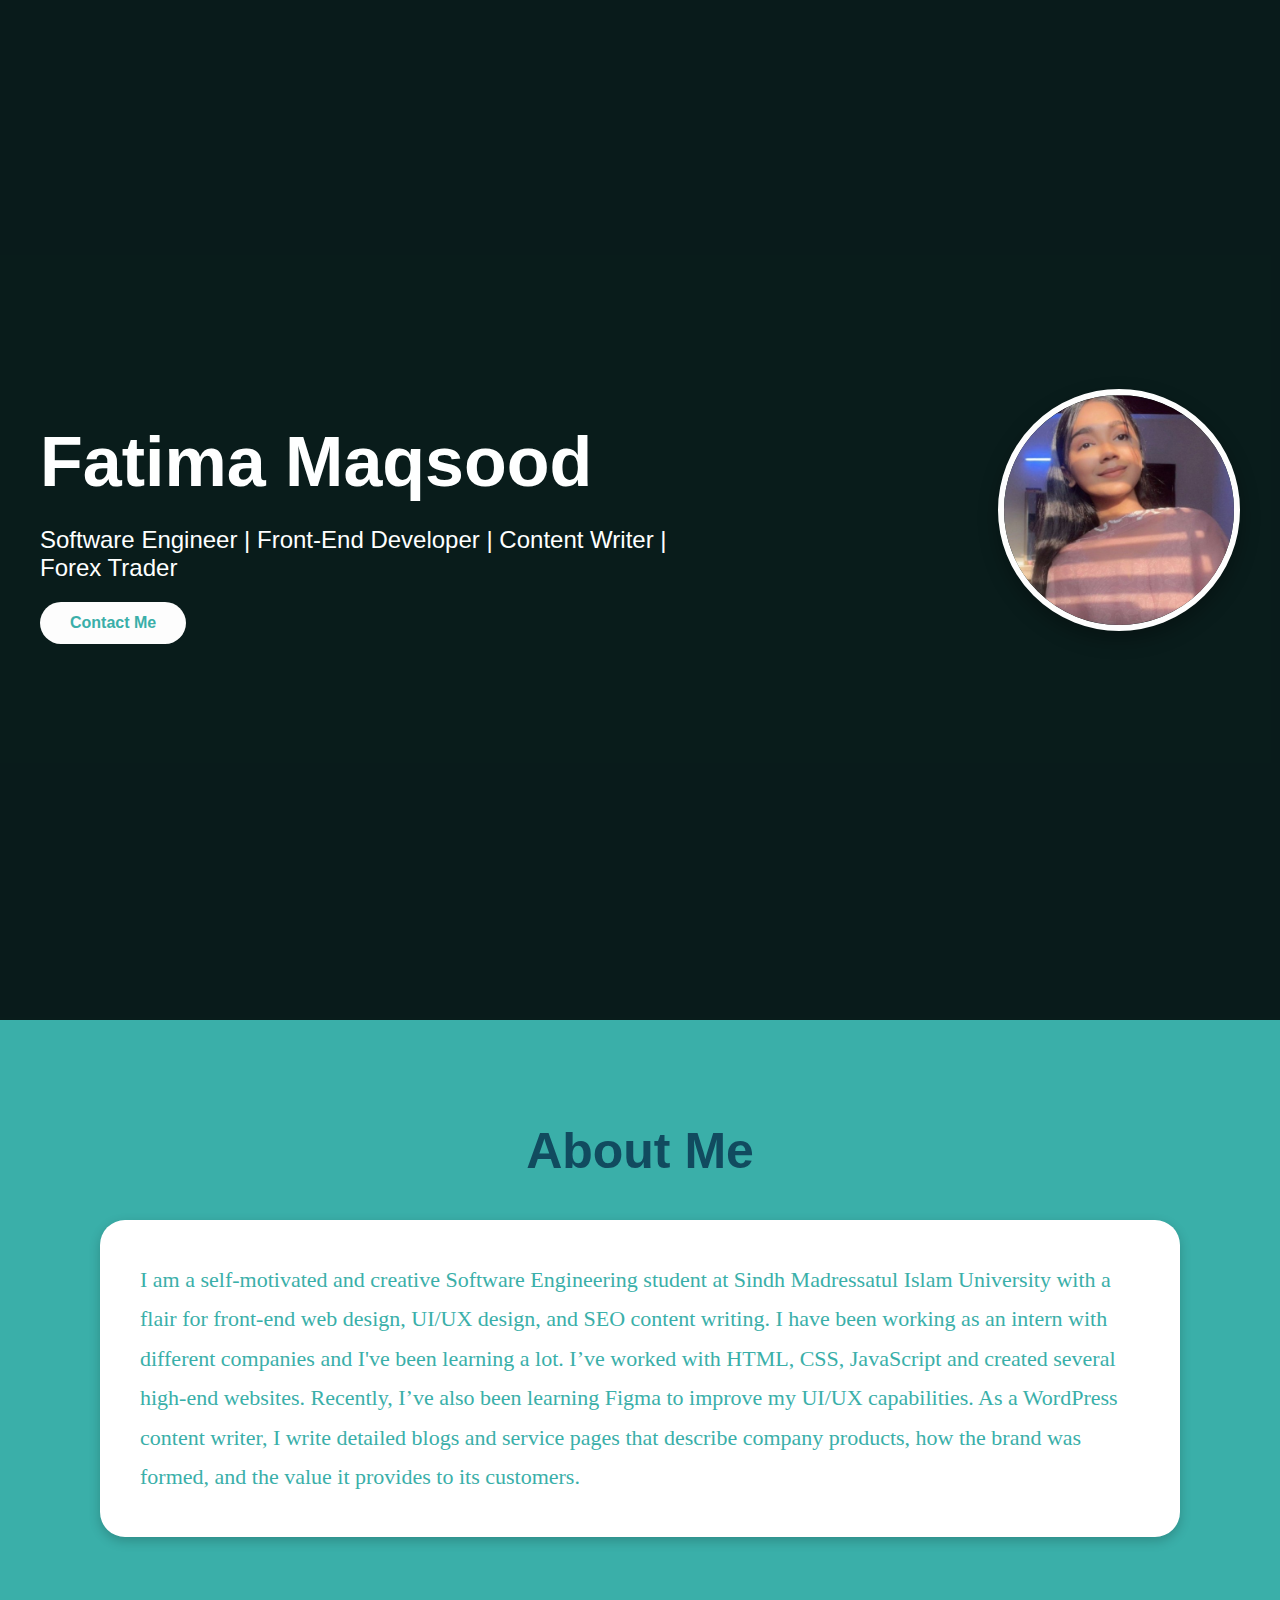
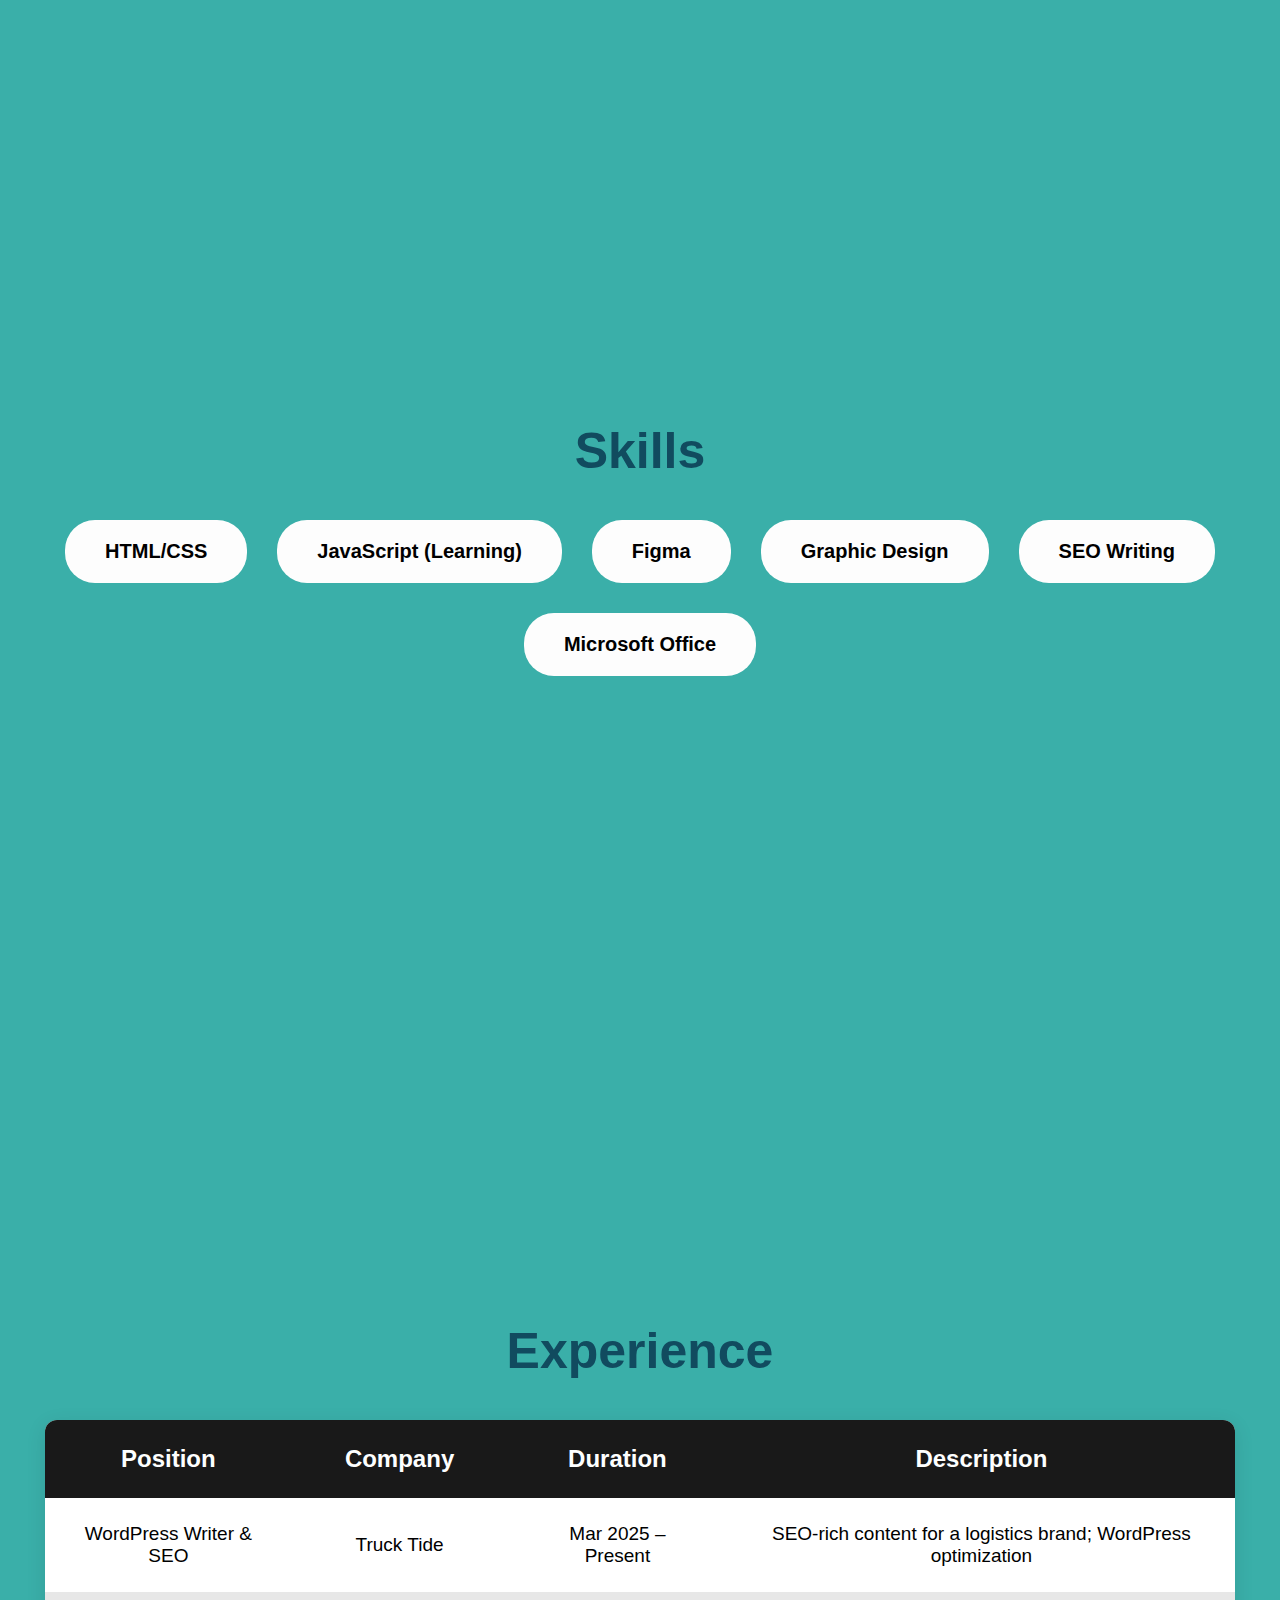
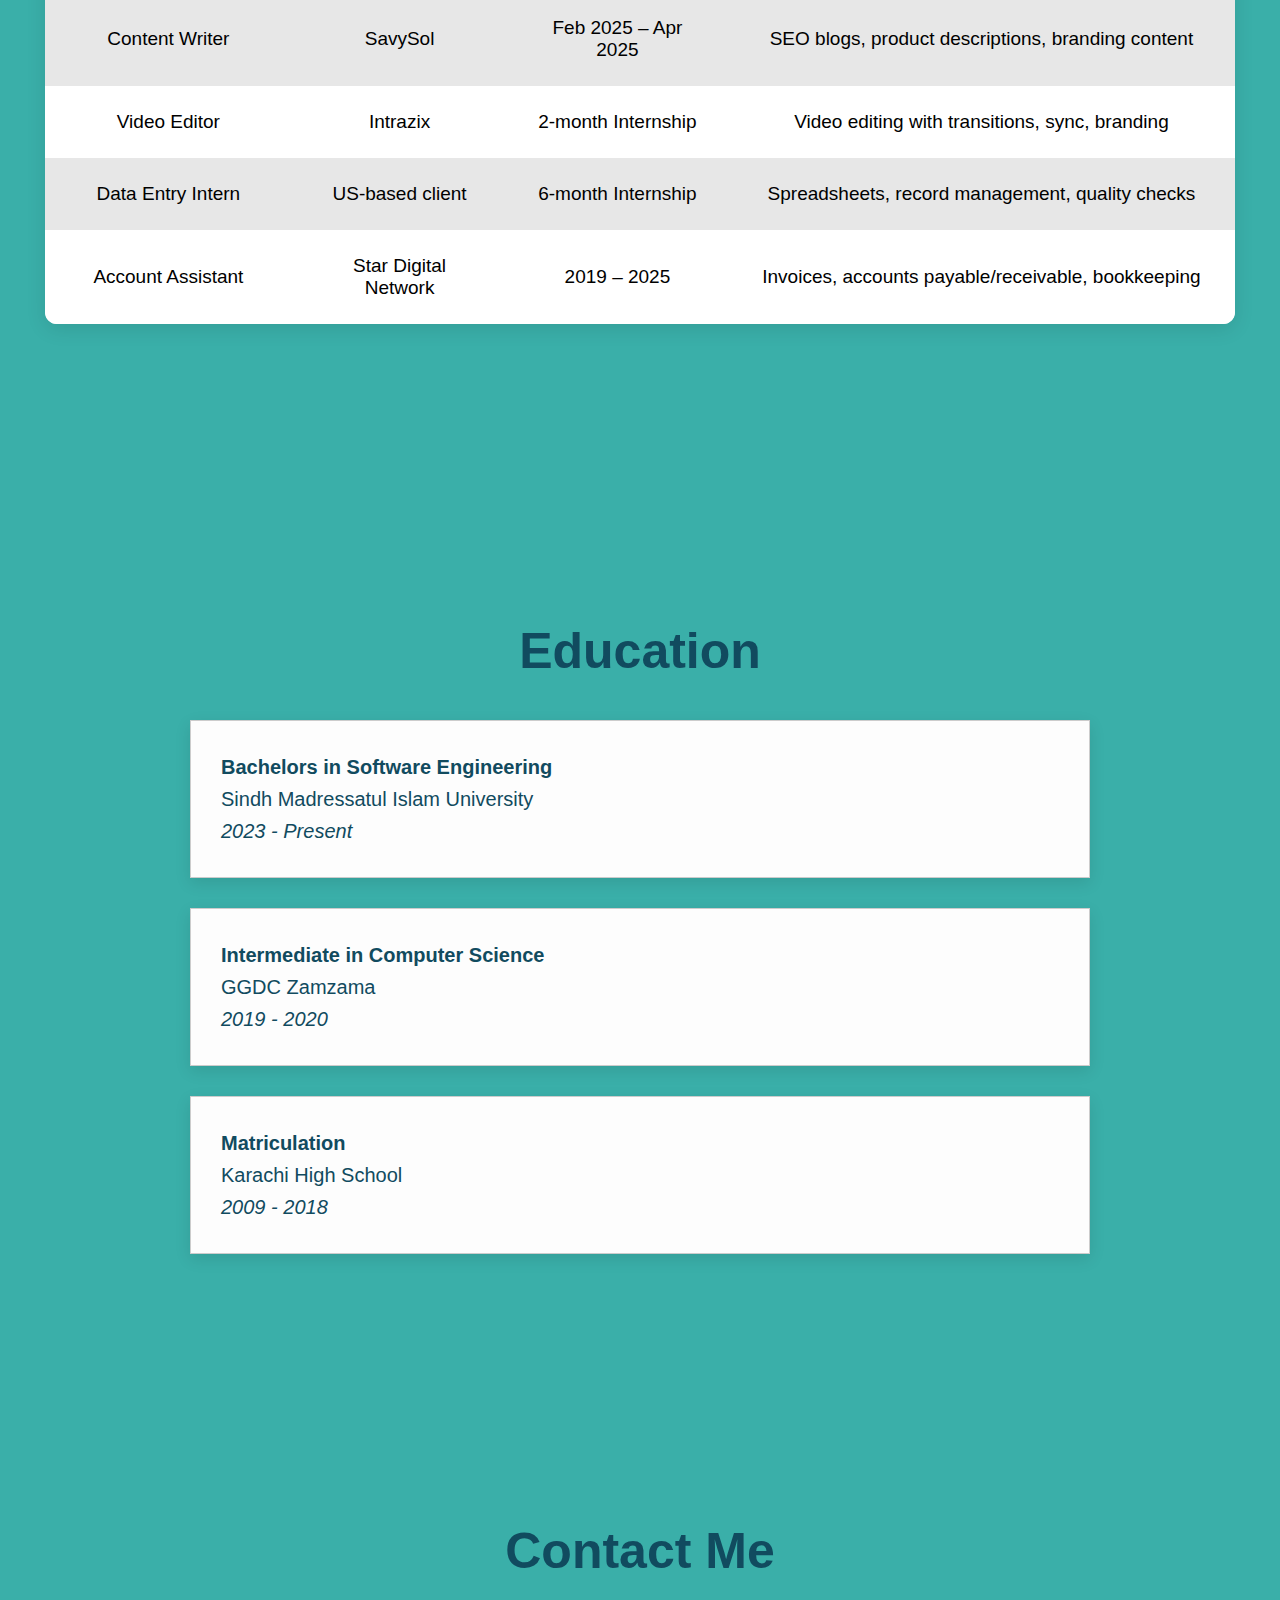
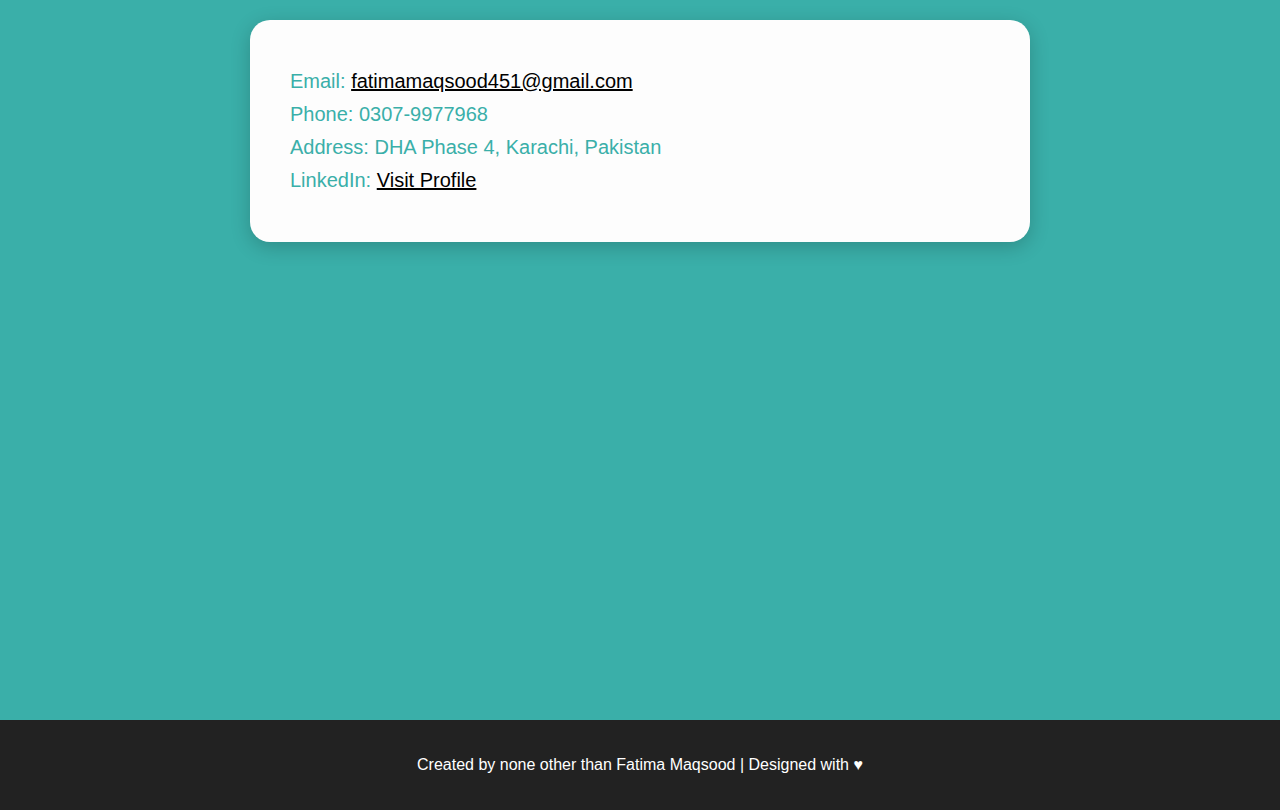
<file: index.html>
<!DOCTYPE html>
<html lang="en">
<head>
  <meta charset="UTF-8" />
  <meta name="viewport" content="width=device-width, initial-scale=1.0"/>
  <title> Fatima Maqsood | Portfolio </title>
 <link rel="stylesheet" href="style.css">
</head>
<body>

  <header>
   

    <div class="frontlook">
      <div class="front-content">
        <h1>Fatima Maqsood</h1>
        <p class="profession">Software Engineer | Front-End Developer | Content Writer | Forex Trader</p>
        <a href="#contact" class="btn">Contact Me</a>
      </div>
      <img src="my pic.jpg" alt="Fatima Maqsood" />
    </div>

   </header> 
  <section id="about">
    <h2>About Me</h2>
    <div class="about-bubble">
      I am a self-motivated and creative Software Engineering student at Sindh Madressatul Islam University with a flair for front-end web design, UI/UX design, and SEO content writing. I have been working as an intern with different companies and I've been learning a lot. I’ve worked with HTML, CSS, JavaScript and created several high-end websites. Recently, I’ve also been learning Figma to improve my UI/UX capabilities. As a WordPress content writer, I write detailed blogs and service pages that describe company products, how the brand was formed, and the value it provides to its customers.
    </div>
  </section>

  <section id="skills">
    <h2>Skills</h2>
    <div class="skill-list">
      <button class="skill-btn">HTML/CSS</button>
      <button class="skill-btn">JavaScript (Learning)</button>
      <button class="skill-btn">Figma</button>
      <button class="skill-btn">Graphic Design</button>
      <button class="skill-btn">SEO Writing</button>
      <button class="skill-btn">Microsoft Office</button>
    </div>
  </section>

  <section id="experience">
    <h2>Experience</h2>
    <table>
      <thead>
        <tr>
          <th>Position</th>
          <th>Company</th>
          <th>Duration</th>
          <th>Description</th>
        </tr>
      </thead>
      <tbody>
        <tr>
          <td>WordPress Writer & SEO</td>
          <td>Truck Tide</td>
          <td>Mar 2025 – Present</td>
          <td>SEO-rich content for a logistics brand; WordPress optimization</td>
        </tr>
        <tr>
          <td>Content Writer</td>
          <td>SavySol</td>
          <td>Feb 2025 – Apr 2025</td>
          <td>SEO blogs, product descriptions, branding content</td>
        </tr>
        <tr>
          <td>Video Editor</td>
          <td>Intrazix</td>
          <td>2-month Internship</td>
          <td>Video editing with transitions, sync, branding</td>
        </tr>
        <tr>
          <td>Data Entry Intern</td>
          <td>US-based client</td>
          <td>6-month Internship</td>
          <td>Spreadsheets, record management, quality checks</td>
        </tr>
        <tr>
          <td>Account Assistant</td>
          <td>Star Digital Network</td>
          <td>2019 – 2025</td>
          <td>Invoices, accounts payable/receivable, bookkeeping</td>
        </tr>
      </tbody>
    </table>
  </section>

  <section id="education">
    <h2>Education</h2>
    <div class="education-boxes">
      <div class="edu-box">
        <strong>Bachelors in Software Engineering</strong><br />
        Sindh Madressatul Islam University<br />
        <em>2023 - Present</em>
      </div>
      <div class="edu-box">
        <strong>Intermediate in Computer Science</strong><br />
        GGDC Zamzama<br />
        <em>2019 - 2020</em>
      </div>
      <div class="edu-box">
        <strong>Matriculation</strong><br />
        Karachi High School<br />
        <em>2009 - 2018</em>
      </div>
    </div> 
  </section>

  <section id="contact">
    <h2>Contact Me</h2>
    <div class="contact-box">
      <p>Email: <a href="mailto:fatimamaqsood451@gmail.com">fatimamaqsood451@gmail.com</a></p>
      <p>Phone: 0307-9977968</p>
      <p>Address: DHA Phase 4, Karachi, Pakistan</p>
      <p>LinkedIn: <a href="https://www.linkedin.com/in/fatima-maqsood-61b93a341" target="_blank">Visit Profile</a></p>
    </div>
  </section> <footer>
    <p> Created by none other than Fatima Maqsood | Designed with ♥</p>
  </footer>

</body>
</html>
</file>
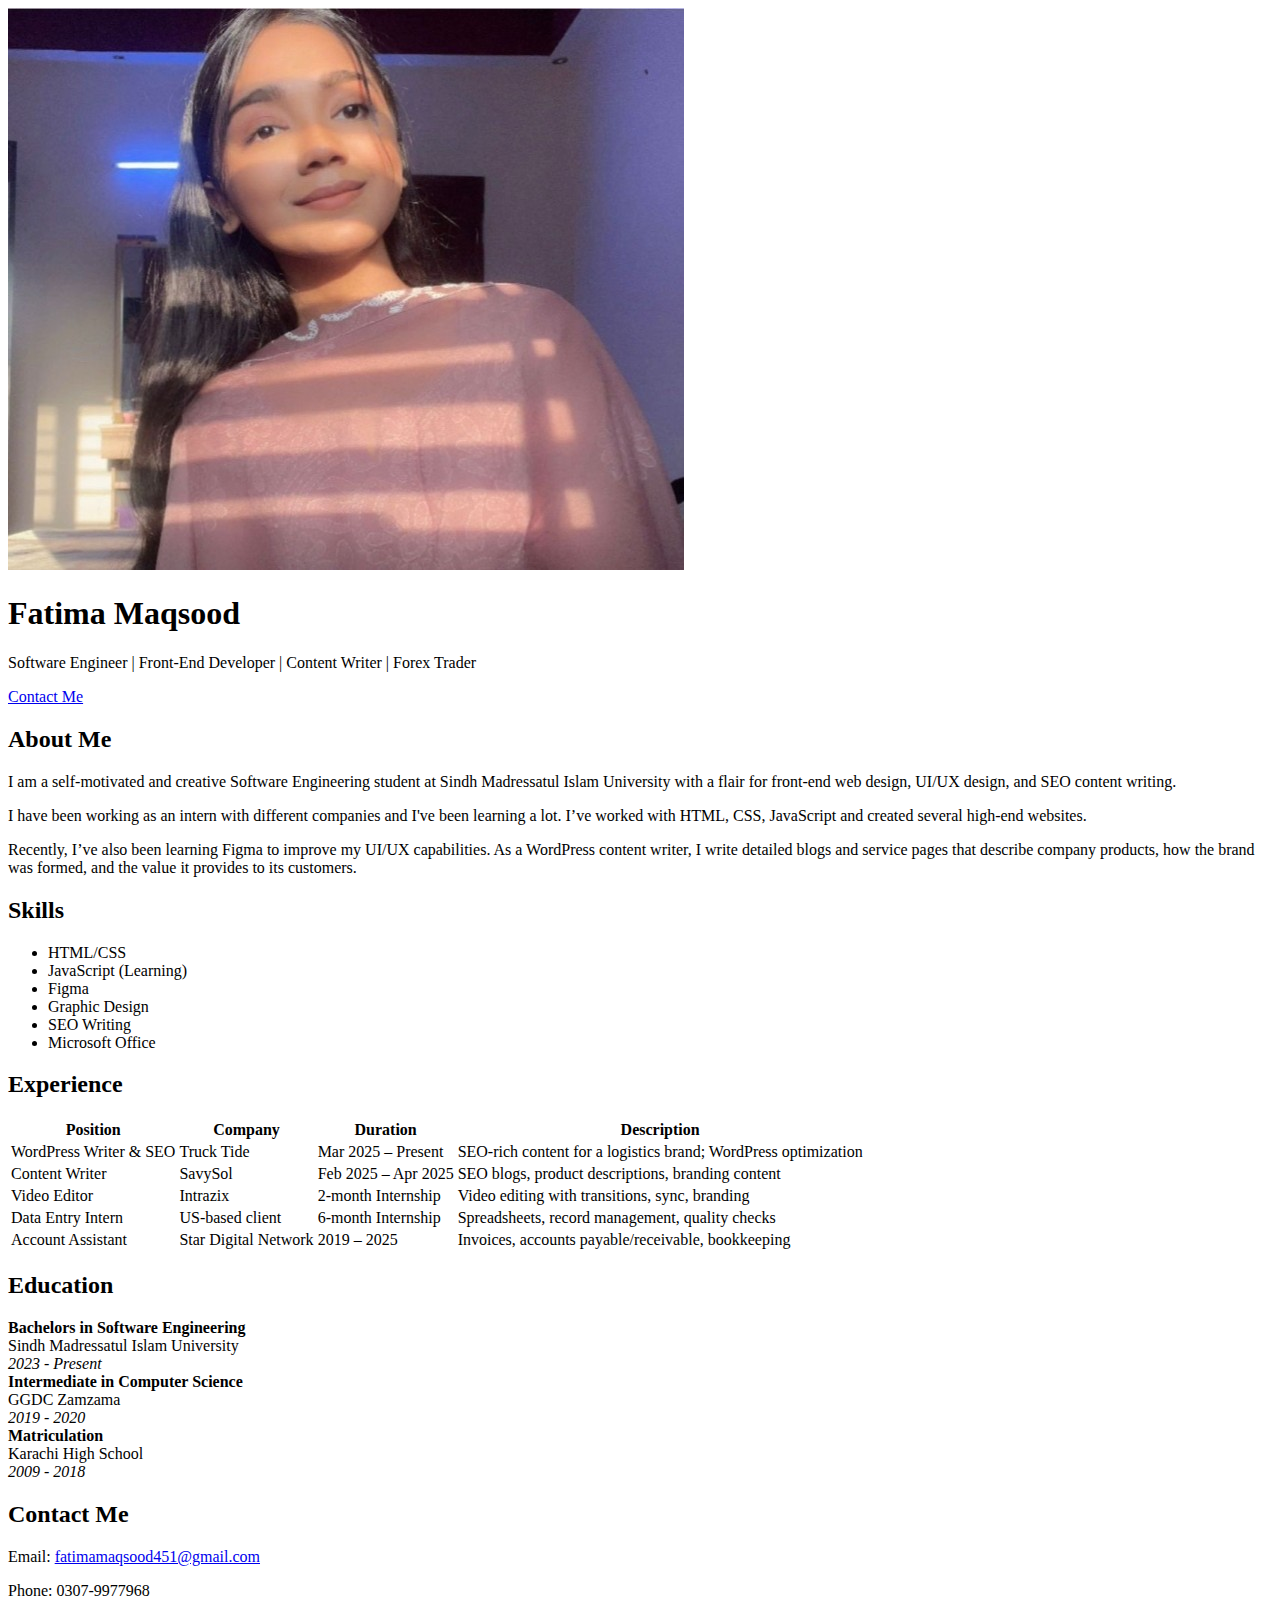
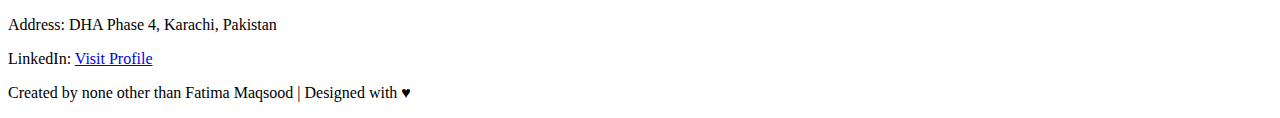
<file: indexonlyhtml.html>
<!DOCTYPE html>
<html lang="en">
<head>
  <meta charset="UTF-8" />
  <meta name="viewport" content="width=device-width, initial-scale=1.0" />
  <title>Fatima Maqsood Portfolio</title>
</head>
<body>
 
  <header>
    <div class="frontlook">
      <div class="front-content">
        <img src="my pic.jpg" alt="Fatima Maqsood" />
        <h1>Fatima Maqsood</h1>
        <p class="profession">Software Engineer | Front-End Developer | Content Writer | Forex Trader</p>
        <a href="#contact" class="btn">Contact Me</a>
      </div>
      
    </div>
  </header>
 
  <section id="about">
    <h2>About Me</h2>
    <div class="about-bubble">
      <p>I am a self-motivated and creative Software Engineering student at Sindh Madressatul Islam University with a flair for front-end web design, UI/UX design, and SEO content writing.</p>
      <p>I have been working as an intern with different companies and I've been learning a lot. I’ve worked with HTML, CSS, JavaScript and created several high-end websites.</p>
      <p>Recently, I’ve also been learning Figma to improve my UI/UX capabilities. As a WordPress content writer, I write detailed blogs and service pages that describe company products, how the brand was formed, and the value it provides to its customers.</p>
    </div>
  </section>
 
  <section id="skills">
    <h2>Skills</h2>
   <div class="skill-list">
  <ul>
    <li>HTML/CSS</li>
    <li>JavaScript (Learning)</li>
    <li>Figma</li>
    <li>Graphic Design</li>
    <li>SEO Writing</li>
    <li>Microsoft Office</li>
  </ul>
</div>

  </section>
 
  <section id="experience">
    <h2>Experience</h2>
    <table>
      <thead>
        <tr>
          <th>Position</th>
          <th>Company</th>
          <th>Duration</th>
          <th>Description</th>
        </tr>
      </thead>
      <tbody>
        <tr>
          <td>WordPress Writer & SEO</td>
          <td>Truck Tide</td>
          <td>Mar 2025 – Present</td>
          <td>SEO-rich content for a logistics brand; WordPress optimization</td>
        </tr>
        <tr>
          <td>Content Writer</td>
          <td>SavySol</td>
          <td>Feb 2025 – Apr 2025</td>
          <td>SEO blogs, product descriptions, branding content</td>
        </tr>
        <tr>
          <td>Video Editor</td>
          <td>Intrazix</td>
          <td>2-month Internship</td>
          <td>Video editing with transitions, sync, branding</td>
        </tr>
        <tr>
          <td>Data Entry Intern</td>
          <td>US-based client</td>
          <td>6-month Internship</td>
          <td>Spreadsheets, record management, quality checks</td>
        </tr>
        <tr>
          <td>Account Assistant</td>
          <td>Star Digital Network</td>
          <td>2019 – 2025</td>
          <td>Invoices, accounts payable/receivable, bookkeeping</td>
        </tr>
      </tbody>
    </table>
  </section>
 
  <section id="education">
    <h2>Education</h2>
    <div class="education-boxes">
      <div class="edu-box">
        <strong>Bachelors in Software Engineering</strong><br />
        <span>Sindh Madressatul Islam University</span><br />
        <em>2023 - Present</em>
      </div>
      <div class="edu-box">
        <strong>Intermediate in Computer Science</strong><br />
        <span>GGDC Zamzama</span><br />
        <em>2019 - 2020</em>
      </div>
      <div class="edu-box">
        <strong>Matriculation</strong><br />
        <span>Karachi High School</span><br />
        <em>2009 - 2018</em>
      </div>
    </div>
  </section>
 
  <section id="contact">
    <h2>Contact Me</h2>
    <div class="contact-box">
      <p>Email: <a href="mailto:fatimamaqsood451@gmail.com">fatimamaqsood451@gmail.com</a></p>
      <p>Phone: 0307-9977968</p>
      <p>Address: DHA Phase 4, Karachi, Pakistan</p>
      <p>LinkedIn: <a href="https://www.linkedin.com/in/fatima-maqsood-61b93a341" target="_blank">Visit Profile</a></p>
    </div>
  </section>
 
  <footer>
    <p> Created by none other than Fatima Maqsood | Designed with ♥</p>
  </footer>

</body>
</html>
</file>
<file: style.css>
body {
      background-color: #3AAFA9;
      margin: 0;
      padding: 0;
      scroll-behavior: smooth;
      font-family: 'Segoe UI', Tahoma, Geneva, Verdana, sans-serif;
     }

    section {
      min-height: 100vh;
      padding: 60px 20px;
      box-sizing: border-box;
    }

    h2 {
      font-size: 50px;
      text-align: center;
      color: #114B5F;
      margin-bottom: 40px;
    }


    .frontlook {
      background-color: rgba(0, 0, 0, 0.842);
      color: #FEFFFF;
      padding: 60px 40px;
      height: 100vh;
      display: flex;
      align-items: center;
      justify-content: space-between;
      position: relative;
    }

    .front-content {
      max-width: 55%;
    }

    .front-content h1 {
      font-size: 70px;
      margin-bottom: 20px;
    }

    .profession {
      font-size: 24px;
      margin-bottom: 20px;
    }

    .btn {
      background-color: #fdfdfd;
      color: #3AAFA9;
      font-weight: bold;
      padding: 12px 30px;
      border-radius: 25px;
      text-decoration: none;
      display: inline-block;
      text-align: center;
    }

    .frontlook img {
      width: 230px;
      height: 230px;
      object-fit: cover;
      border-radius: 50%;
      border: 6px solid #fdfdfd;
      box-shadow: 0 8px 20px rgba(0,0,0,0.3);
    }
 
    .about-bubble {
      background-color: #ffffff;
      color: #3AAFA9;
      font-size: 22px;
      max-width: 1000px;
      margin: 0 auto;
      padding: 40px;
      border-radius: 25px;
      box-shadow: 0 4px 12px rgba(0,0,0,0.2);
      line-height: 1.8;
      font-family: 'Georgia', serif;
    }
 
    .skill-list {
      display: flex;
      flex-wrap: wrap;
      justify-content: center;
      gap: 30px;
    }

    .skill-btn {
      background-color: #fdfdfd;
      color: #000;
      border: none;
      padding: 20px 40px;
      border-radius: 30px;
      font-size: 20px;
      font-weight: bold;
      cursor: pointer;
      transition: 0.3s;
    }

    .skill-btn:hover {
      background-color: #e0e0e0;
    }
 
    table {
      width: 96%;
      margin: auto;
      border-collapse: collapse;
      border-radius: 12px;
      overflow: hidden;
      box-shadow: 0 5px 20px rgba(0,0,0,0.1);
      background-color: #fdfdfd;
    }

    th, td {
      padding: 25px 30px;
      text-align: center;
    }

    th {
      background-color: rgba(0, 0, 0, 0.9);
      color: #FEFFFF;
      font-size: 24px;
    }

    td {
      font-size: 19px;
      background-color: rgba(255,255,255,0.95);
    }

    tr:nth-child(even) td {
      background-color: rgba(230, 230, 230, 0.95);
    }
 
    .education-boxes {
      display: flex;
      flex-direction: column;
      gap: 30px;
      max-width: 900px;
      margin: auto;
    }

    .edu-box {
      background-color: #fdfdfd;
      border: 1px solid #ccc;
      padding: 30px;
      font-size: 20px;
      line-height: 1.6;
      color: #114B5F;
      box-shadow: 0 5px 15px rgba(0,0,0,0.1);
    }
 
    .contact-box {
      background-color: #fdfdfd;
      max-width: 700px;
      margin: auto;
      padding: 40px;
      border-radius: 20px;
      box-shadow: 0 5px 20px rgba(0,0,0,0.2);
    }

    .contact-box p {
      font-size: 20px;
      color: #3AAFA9;
      margin: 10px 0;
    }

    .contact-box a {
      color: #000;
      text-decoration: underline;
    }
 
    footer {
      text-align: center;
      background-color: #222;
      color: #fff;
      padding: 20px 0;
    }
</file>
